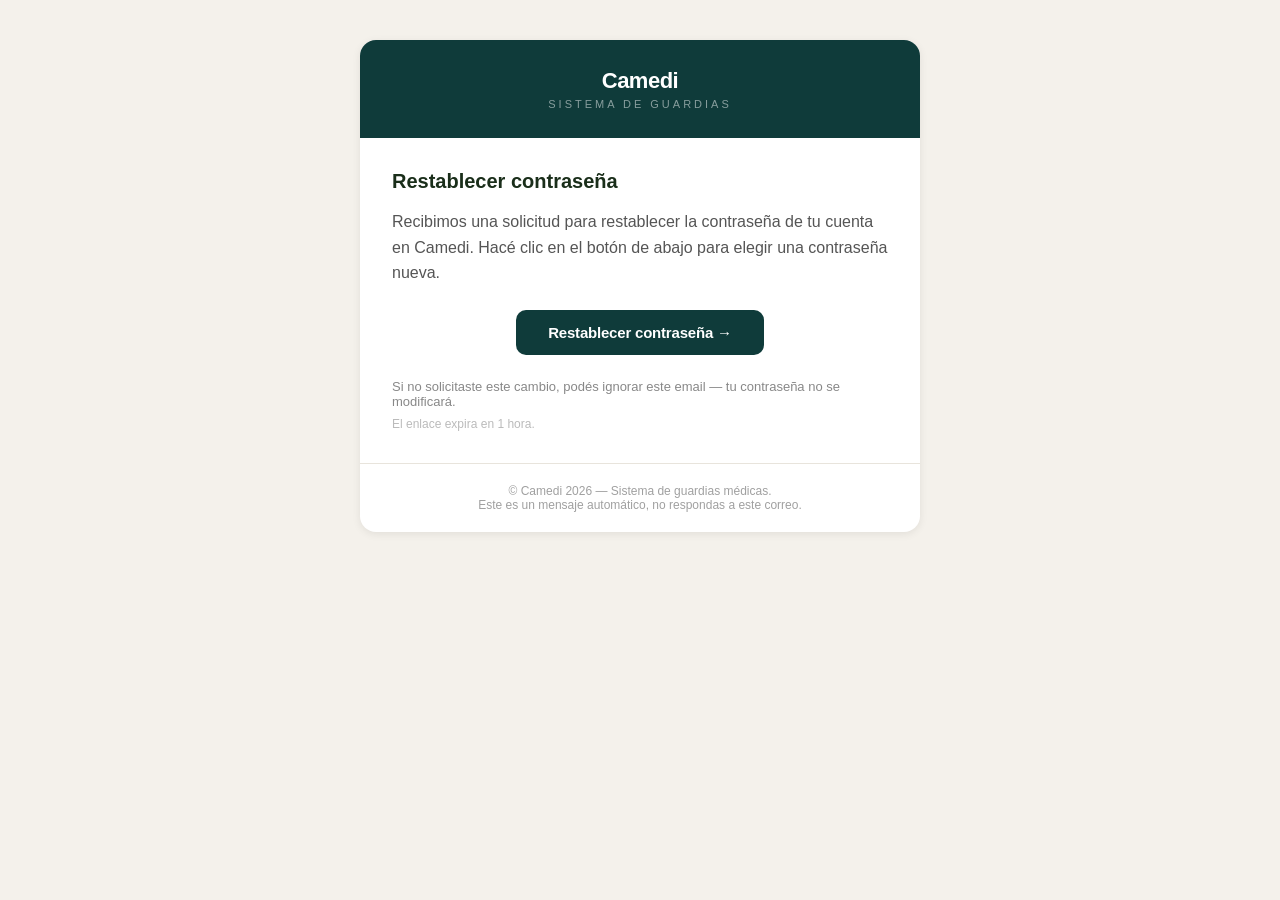
<file: supabase/email-templates/reset-password.html>
<!DOCTYPE html>
<html lang="es">
<head><meta charset="UTF-8"><meta name="viewport" content="width=device-width,initial-scale=1"></head>
<body style="margin:0;padding:0;background:#f4f1eb;font-family:'Helvetica Neue',Arial,sans-serif;">
  <table width="100%" cellpadding="0" cellspacing="0" style="background:#f4f1eb;padding:40px 0;">
    <tr><td align="center">
      <table width="560" cellpadding="0" cellspacing="0"
             style="background:#ffffff;border-radius:16px;overflow:hidden;
                    box-shadow:0 2px 8px rgba(0,0,0,0.08);">
        <!-- Header -->
        <tr><td style="background:#0f3b3a;padding:28px 32px;text-align:center;">
          <span style="font-size:22px;font-weight:700;color:#ffffff;letter-spacing:-0.5px;">Camedi</span>
          <div style="font-size:11px;color:rgba(255,255,255,0.5);letter-spacing:3px;
                      text-transform:uppercase;margin-top:4px;">Sistema de guardias</div>
        </td></tr>
        <!-- Cuerpo -->
        <tr><td style="padding:32px;">
          <h2 style="margin:0 0 16px;font-size:20px;color:#1a2e1a;font-weight:600;">
            Restablecer contraseña
          </h2>
          <p style="color:#555;line-height:1.6;margin:0 0 24px;">
            Recibimos una solicitud para restablecer la contraseña de tu cuenta en Camedi.
            Hacé clic en el botón de abajo para elegir una contraseña nueva.
          </p>
          <div style="text-align:center;margin:0 0 24px;">
            <a href="{{ .ConfirmationURL }}"
               style="display:inline-block;background:#0f3b3a;color:#ffffff;
                      text-decoration:none;padding:14px 32px;border-radius:10px;
                      font-weight:600;font-size:15px;letter-spacing:-0.2px;">
              Restablecer contraseña →
            </a>
          </div>
          <p style="color:#888;font-size:13px;margin:0 0 8px;">
            Si no solicitaste este cambio, podés ignorar este email — tu contraseña no se modificará.
          </p>
          <p style="color:#bbb;font-size:12px;margin:0;">
            El enlace expira en 1 hora.
          </p>
        </td></tr>
        <!-- Footer -->
        <tr><td style="padding:20px 32px;border-top:1px solid #e8e4dc;text-align:center;">
          <p style="margin:0;font-size:12px;color:#a0a0a0;">
            © Camedi 2026 — Sistema de guardias médicas.<br>
            Este es un mensaje automático, no respondas a este correo.
          </p>
        </td></tr>
      </table>
    </td></tr>
  </table>
</body>
</html>
</file>
